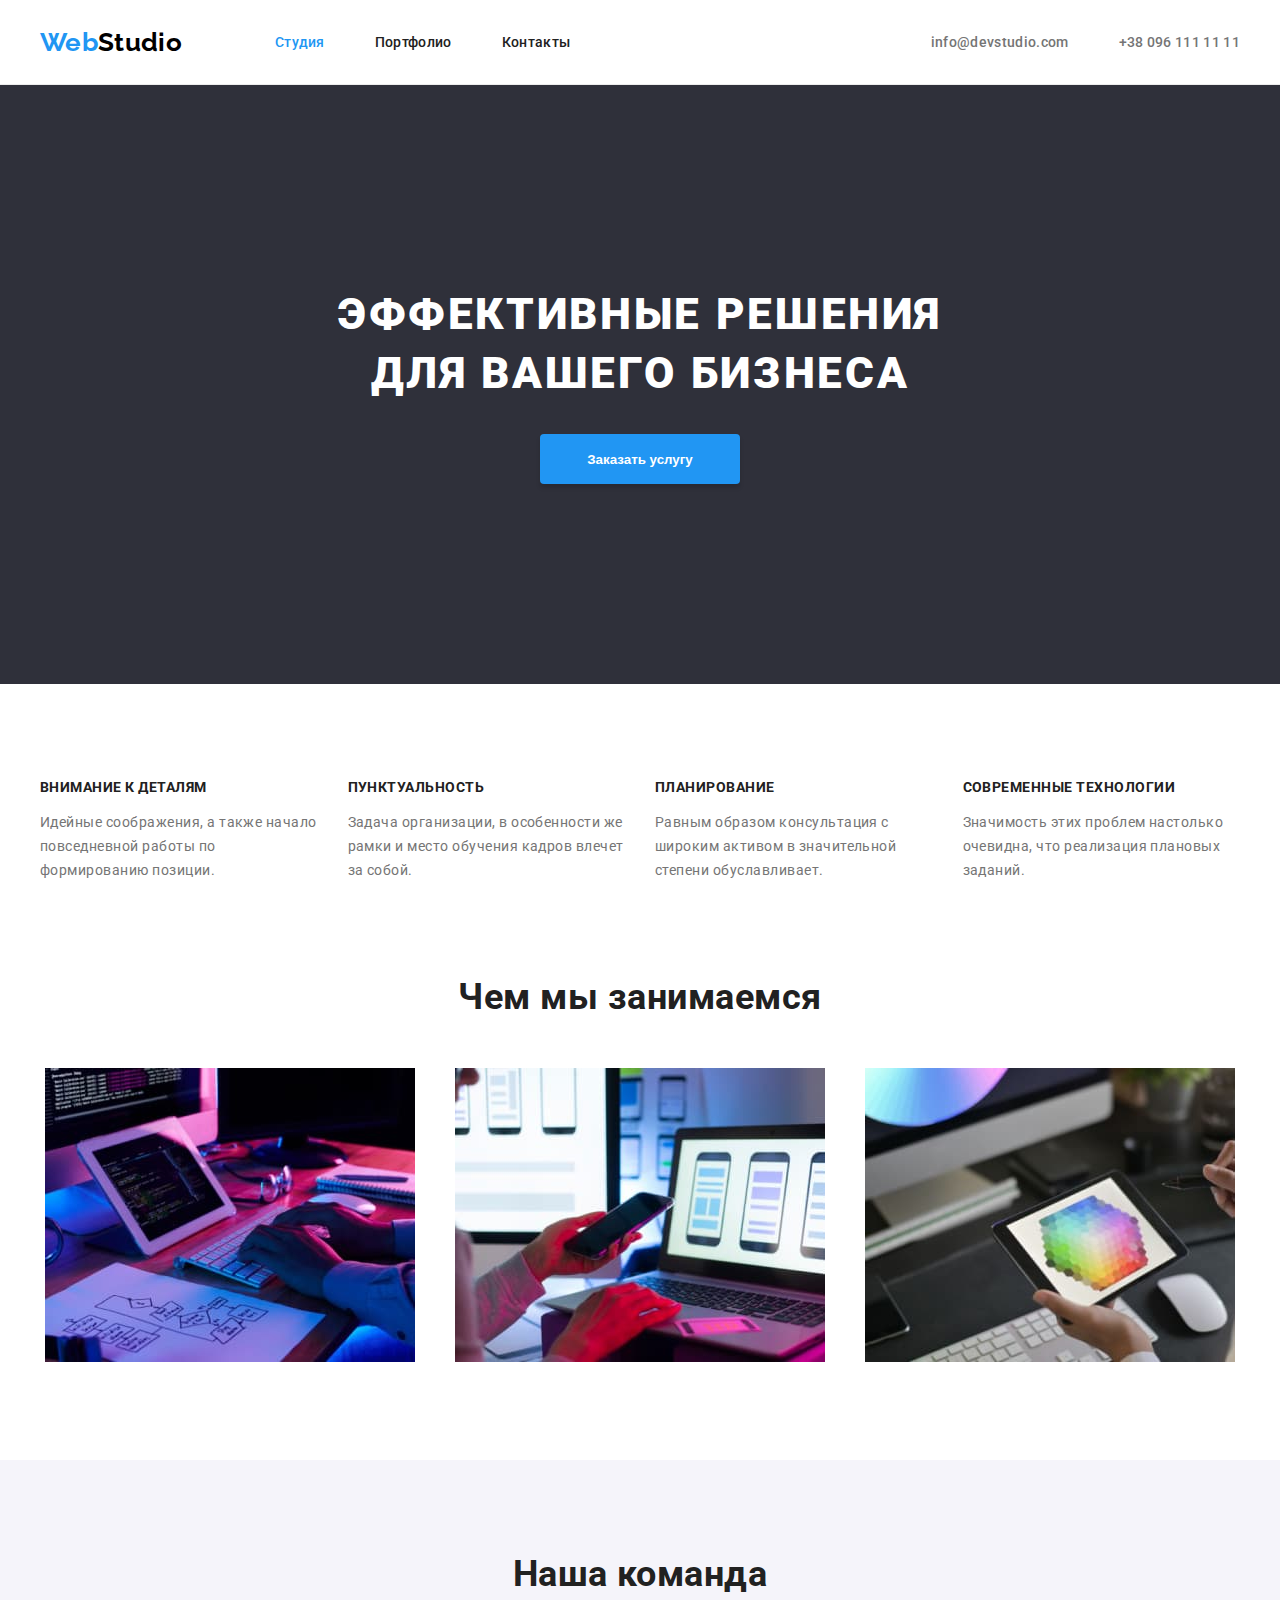
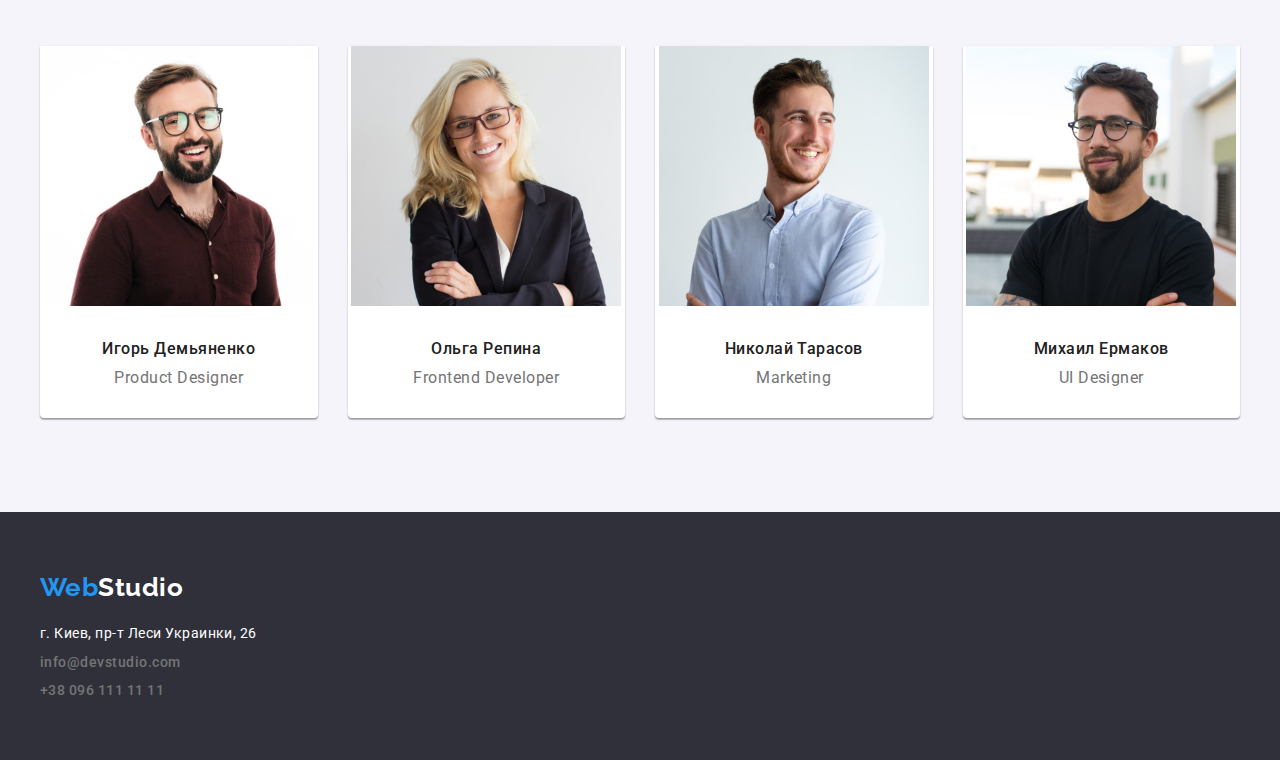
<file: index.html>
<!DOCTYPE html>
<html lang="ru">
<head>
    <meta charset="UTF-8">
    <meta http-equiv="X-UA-Compatible" content="IE=edge">
    <meta name="viewport" content="width=device-width, initial-scale=1.0">
    <title>Студия</title>
    <link rel="stylesheet" href="https://cdnjs.cloudflare.com/ajax/libs/modern-normalize/1.0.0/modern-normalize.css" integrity="sha512-Zx6MlUMKSVJoQ+83OwhdILe8cSEsCzfqThJd7J/VA2UrK6Ctj85p+xzqfyuNXE5B1k25uUdmJ2OzItbBy9GHAQ==" crossorigin="anonymous" />
    <link rel="stylesheet" href="./css/style.css">
    <link rel="preconnect" href="https://fonts.gstatic.com"> 
    <link href="https://fonts.googleapis.com/css2?family=Raleway:wght@700&family=Roboto:wght@400;500;700;900&display=swap" rel="stylesheet">
</head>
<body>
    <!--Header content-->
    <header class="header-content">
        <div class="container">
            <a class="icon" href="./index.html"><span class="web">Web</span>Studio</a>
            <nav class="nav">
                <ul class="site-nav list">
                    <li class="heading-link"><a class="link link-current" href="">Студия</a></li>
                    <li class="heading-link"><a class="link" href="./portfolio.html" target="_self" rel="noopener noreferrer nofollow">Портфолио</a></li>
                    <li class="heading-link"><a class="link" href="">Контакты</a></li>
                </ul>
            </nav>
                <ul class="aut-site list">
                    <li class="heading-link"><a class="link" href="mailto:info@devstudio.com">info@devstudio.com</a></li>
                    <li class="heading-link"><a class="link" href="tel:+380961111111">+38 096 111 11 11</a></li>
                </ul>
        </div>
    </header>
    <!--Main content-->
    <main>
        <!--Main hero-->
        <section class="hero">
            <div class="container">
                <h1 class="title">Эффективные решения <br> для вашего бизнеса</h1>
                <button class="button" type="button">Заказать услугу</button>
            </div>
        </section>
        <!--Our advantage-->
        <section class="section">
            <div class="container">
                <h2 class="visually-hidden title-position">Наши достижения</h2>
                <ul class="section-title list card-set">
                    <li class="menu-adv">
                        <h3 class="title-advange">Внимание к деталям</h3>
                        <p class="text-title">Идейные соображения, а также начало повседневной работы по формированию позиции.</p>
                    </li>
                    <li class="menu-adv">
                        <h3 class="title-advange">Пунктуальность</h3>
                        <p class="text-title">Задача организации, в особенности же рамки и место обучения кадров влечет за собой.</p>
                    </li>
                    <li class="menu-adv">
                        <h3 class="title-advange">Планирование</h3>
                        <p class="text-title">Равным образом консультация с широким активом в значительной степени обуславливает.</p>
                    </li>
                    <li class="menu-adv">
                        <h3 class="title-advange">Современные технологии</h3>
                        <p class="text-title">Значимость этих проблем настолько очевидна, что реализация плановых заданий.</p>
                    </li>
                </ul>
            </div>
        </section>
        <!--What are we doing-->
        <section class="section section-position">
            <div class="container">
                <h2 class="section-title title-position">Чем мы занимаемся</h2>
                <ul class="list card-set">
                    <li class="menu-item"><img src="./images/desktop.jpg" alt="Desktop" width="370"></li>
                    <li class="menu-item"><img src="./images/smartphone.jpg" alt="Smartphone" width="370"></li>
                    <li class="menu-item"><img src="./images/tablet.jpg" alt="Tablet" width="370"></li>
                </ul>
            </div>
        </section>
        <!--Our team-->
        <section class="section section-team">
            <div class="container">
                <h2 class="section-title title-position">Наша команда</h2>
                <ul class="list card-set">
                    <li class="menu-team">
                        <img src="./images/productdesigner.jpg" alt="Дизайнер продукта" width="270">
                        <h3 class="title-name">Игорь Демьяненко</h3>
                        <p class="second-name">Product Designer</p>
                    </li>
                    <li class="menu-team">
                        <img src="./images/frontenddeveloper.jpg" alt="Разаботчик" width="270">
                        <h3 class="title-name">Ольга Репина</h3>
                        <p class="second-name">Frontend Developer</p>
                    </li>
                    <li class="menu-team">
                        <img src="./images/marketing.jpg" alt="Маркетолог" width="270">
                        <h3 class="title-name">Николай Тарасов</h3>
                        <p class="second-name">Marketing</p>
                    </li>
                    <li class="menu-team">
                        <img src="./images/uidesigner.jpg" alt="Дизайнер интерфейса" width="270">
                        <h3 class="title-name">Михаил Ермаков</h3>
                        <p class="second-name">UI Designer</p>
                    </li>
                </ul>
            </div>
        </section>
    </main>
    <!--Footer content-->
    <footer class="footer-content">
        <div class="container">
            <a class="icon footer-icon" href=""><span class="web">Web</span><span class="studio">Studio</span></a>
            <address class="list footer-position ">
                <p class="footer-adress">г. Киев, пр-т Леси Украинки, 26</p>
                <ul class="aut-site list footer-link">
                    <li class="mail-position">
                        <a class="link" href="mailto:info@devstudio.com">info@devstudio.com</a>
                    </li>
                    <li class="tel">
                        <a class="link" href="tel:+380961111111">+38 096 111 11 11</a>
                    </li>
                </ul>
            </address>
        </div>
    </footer>
</body>
</html>
</file>
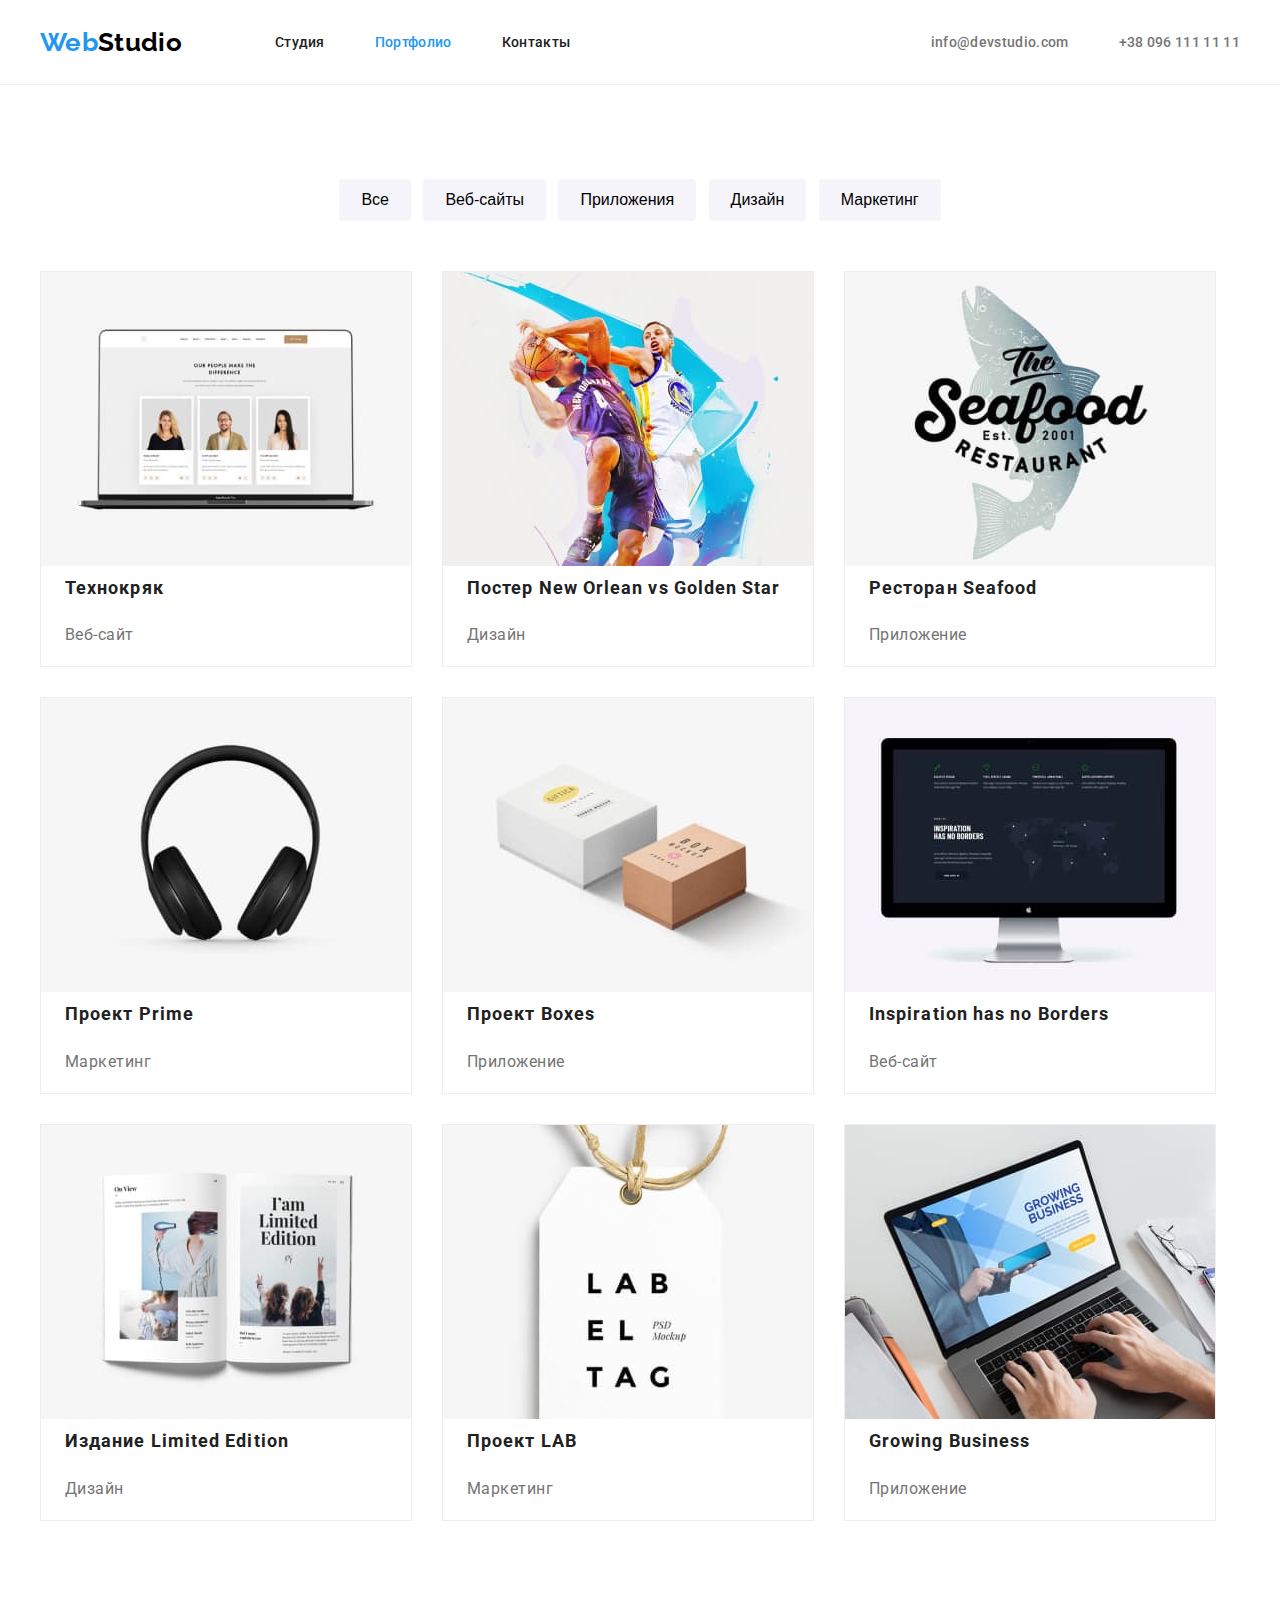
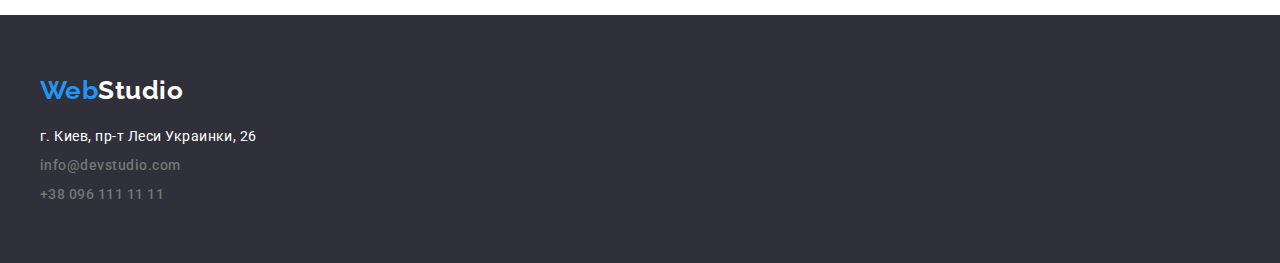
<file: portfolio.html>
<!DOCTYPE html>
<html lang="ru">
<head>
    <meta charset="UTF-8">
    <meta http-equiv="X-UA-Compatible" content="IE=edge">
    <meta name="viewport" content="width=device-width, initial-scale=1.0">
    <title>Портфолио</title>
    <link rel="stylesheet" href="./css/style.css">
    <link rel="preconnect" href="https://fonts.gstatic.com"> 
    <link rel="preconnect" href="https://fonts.gstatic.com">   
    <link href="https://fonts.googleapis.com/css2?family=Raleway:wght@700&family=Roboto:wght@400;500;700;900&display=swap" rel="stylesheet">
</head>
<body>
    <!--Header content-->
    <header class="header-content">
        <div class="container">
            <a class="icon" href="./index.html"><span class="web">Web</span>Studio</a>
            <nav class="nav">
                <ul class="site-nav list">
                    <li class="heading-link"><a class="link" href="./index.html" target="_self" rel="noopener noreferrer nofollow">Студия</a></li>
                    <li class="heading-link"><a class="link link-current" >Портфолио</a></li>
                    <li class="heading-link"><a class="link" href="">Контакты</a></li>
                </ul>
            </nav>
                <ul class="aut-site list">
                    <li class="heading-link"><a class="link" href="mailto:info@devstudio.com">info@devstudio.com</a></li>
                    <li class="heading-link"><a class="link" href="tel:+380961111111">+38 096 111 11 11</a></li>
                </ul>
        </div>
    </header>
    <!--Main Content list-->
    <main>
        <!--Button navig-->
        <section class="section list">
            <div class="container">
                <h1 class="visually-hidden">Блок навигации</h1>
                <ul class="source list port-list">
                    <li class="btn"><button class="button-link port-btn" type="button">Все</button></li>
                    <li class="btn"><button class="button-link port-btn" type="button">Веб-сайты</button></li>
                    <li class="btn"><button class="button-link port-btn" type="button">Приложения</button></li>
                    <li class="btn"><button class="button-link port-btn" type="button">Дизайн</button></li>
                    <li class="btn"><button class="button-link port-btn" type="button">Маркетинг</button></li>
                </ul>
        <!--Our product-->
                <ul class="list port-item">
                    <li class="port-card">
                        <img src="./images/laptop.jpg" alt="Ноутбук" width="370" height="294">
                        <div>
                            <h2 class="port-title">Технокряк</h2>
                            <p class="about-title">Веб-сайт</p>
                        </div>
                    </li>
                    <li class="port-card">
                        <img src="./images/basketball.jpg" alt="Баскетболл" width="370" height="294">
                        <div>
                            <h2 class="port-title">Постер New Orlean vs Golden Star</h2>
                            <p class="about-title">Дизайн</p>
                        </div>
                    </li>
                    <li class="port-card">
                        <img src="./images/seafood.jpg" alt="Ресторан" width="370" height="294">
                        <div>
                            <h2 class="port-title">Ресторан Seafood</h2>
                            <p class="about-title">Приложение</p>
                        </div>
                    </li>
                    <li class="port-card">
                        <img src="./images/handsfree.jpg" alt="Наушники" width="370" height="294">
                        <div>
                            <h2 class="port-title">Проект Prime</h2>
                            <p class="about-title">Маркетинг</p>
                        </div>
                    </li>
                    <li class="port-card">
                        <img src="./images/twobox.jpg" alt="Коробки" width="370" height="294">
                        <div>
                            <h2 class="port-title">Проект Boxes</h2>
                            <p class="about-title">Приложение</p>
                        </div>
                    </li>
                    <li class="port-card">
                        <img src="./images/monoblock.jpg" alt="Моноблок" width="370" height="294">
                        <div>
                            <h2 class="port-title">Inspiration has no Borders</h2>
                            <p class="about-title">Веб-сайт</p>
                        </div>
                    </li>
                    <li class="port-card">
                        <img src="./images/bock.jpg" alt="Книга" width="370" height="294">
                        <div>
                            <h2 class="port-title">Издание Limited Edition</h2>
                            <p class="about-title">Дизайн</p>
                        </div>
                    </li>
                    <li class="port-card">
                        <img src="./images/lable.jpg" alt="Лейбл" width="370" height="294">
                        <div>
                            <h2 class="port-title">Проект LAB</h2>
                            <p class="about-title">Маркетинг</p>
                        </div>
                    </li>
                    <li class="port-card">
                        <img src="./images/macboock.jpg" alt="Ультрабук" width="370" height="294">
                        <div>
                            <h2 class="port-title">Growing Business</h2>
                            <p class="about-title">Приложение</p>
                        </div>
                    </li>
                </ul>
            </div>
        </section>
    </main>
    <!--Footer content-->
    <footer class="footer-content">
        <div class="container">
            <a class="icon footer-icon" href=""><span class="web">Web</span><span class="studio">Studio</span></a>
                <address class="list footer-position">
                    <p class="footer-adress">г. Киев, пр-т Леси Украинки, 26</p>
                    <ul class="aut-site list footer-link">
                        <li class="mail-position">
                            <a class="link" href="mailto:info@devstudio.com">info@devstudio.com</a>
                        </li>
                        <li class="tel">
                            <a class="link" href="tel:+380961111111">+38 096 111 11 11</a>
                        </li>
                    </ul>
                </address>
            </div>
    </footer>
</body>
</html>
</file>
<file: css/style.css>
:root{
    --primary-text-color:#000000;
    --second-text-color: #212121;
    --accent-text-color: #2196f3;
    --accent-link-color: #757575;
    --main-text-color: #ffffff;
    --background-color: #2F303A;
    --background-color-section: #ECECEC;
    --background-color-list: #F5F4FA;
}
html{
    box-sizing: border-box;
}
body{
    font-family: 'Roboto', sans-serif;
    color:#ffffff;
    background-color: #ffffff;
    font-style: normal;
    letter-spacing: 0.03em;
    margin: 0 auto;
}
ul{
    padding-inline-start: 0;
}
h1,
h2,
h3,
h4,
h5,
h6,
p {
	margin-top: 0;
}
.container{
    width: 1200px;
    margin-left: auto;
    margin-right: auto;
    padding-left: 15px;
    padding-right: 15px;
}
.title-position{
    margin-bottom: 50px;
}
/* Header content */
.header-content{
    letter-spacing: 0.02em;
    border-bottom: 1px solid #ECECEC;
}
.list{
    list-style: none;
    margin: 0;
}
.icon{
    text-decoration: none;
    color: var(--primary-text-color);
    font-family: 'Raleway', sans-serif;
    font-weight: 700;
    font-size: 26px;
    display: inline-block;
    margin-right: 93px;
}
.header-content .container{
    display: flex;
    align-items: center;
    justify-content: space-between;
}
.nav{
    display: inline-flex;
    padding-left: 0;
    margin-right: auto;
}
.site-nav{
    display: inline-flex;
    padding-left: 0;
    margin: 0;
}
.aut-site{
    display: flex;
}
.heading-link{
    padding-top: 32px;
    padding-bottom: 32px;
}
.heading-link:not(:last-child){
    margin-right: 50px;
}
.site-nav .link{
    font-weight: 500;
    font-size: 14px;
    line-height: 1.33;
    color: var(--second-text-color);
    text-decoration: none;
}
.site-nav .link:hover,
.site-nav .link:focus{
    color: var(--accent-text-color);
}
.site-nav .link-current,.web{
    color:var(--accent-text-color);
}
.aut-site .link{
    color: var(--accent-link-color);
    font-weight: 500;
    font-size: 14px;
    line-height: 1.33;
    text-decoration: none;
}
.aut-site .link:hover,
.aut-site .link:focus{
    color: var(--accent-text-color);
}
/* Main content */
.visually-hidden {
    position: absolute;
    width: 1px;
    height: 1px;
    margin: -1px;
    border: 0;
    padding: 0;
    
    white-space: nowrap;
    clip-path: inset(100%);
    clip: rect(0 0 0 0);
    overflow: hidden;
  }
  /* Main Hero */
.hero {
    background-color: var(--background-color);
    text-align: center;
    padding-top: 200px;
    padding-bottom: 200px;
}
.title{
    color: var(--main-text-color);
    font-weight: 900;
    font-size: 44px;
    line-height: 1.36;
    text-transform: uppercase;
    letter-spacing: 0.06em;
    margin-bottom: 30px;
    margin-bottom: 30px;
}
.button{
    color: var(--main-text-color);
    background-color: var(--accent-text-color);
    cursor: pointer;
    box-shadow: 0px 4px 4px rgba(0, 0, 0, 0.15);
    border-radius: 4px;
    width: 200px;
    height: 50px;
    font-weight: 700;
    border-width: 0;
}
/* Our advange */
.title-advange{
    color: var(--second-text-color);
    font-weight: 700;
    font-size: 14px;
    line-height: 1.33;
    text-transform: uppercase;
}
.text-title{
    font-weight: 400;
    font-size: 14px;
    line-height: 1.71;
    color: var(--accent-link-color);
    margin-bottom: 0px;
}
.section{
    padding-top: 94px;
    padding-bottom: 94px;
}
.menu-adv{
    flex-basis: calc((100% - 4 * 30px)/4);
    margin-left: 30px;
    margin-top: 30px;
    text-align: left;
}
/* What are we doing */
.section-position{
    padding-top: 0px;
}
.card-set{
    display: flex;
    flex-wrap: wrap;
    margin-left: -30px;
    margin-top: -30px;
}
.menu-item{
    flex-basis: calc((100% - 3 * 30px) / 3);
    text-align: center;
    margin-left: 30px;
    margin-top: 30px;
}
.section-title{
    font-weight: 700;
    font-size: 36px;
    line-height: 1.16;
    color:var(--second-text-color);
    text-align: center;
}
.title-name{
    font-weight: 500;
    font-size: 16px;
    line-height: 1.18;
    color:var(--second-text-color);
    margin-top: 30px;
    margin-bottom: 10px;
}
.second-name{
    font-size: 16px;
    line-height: 1.18;
    color: var(--accent-link-color);
    margin-bottom: 30px;
}
/* Our Team */
.section-team{
    background-color: var(--background-color-list);
}
.menu-team{
    flex-basis: calc((100% - 4 * 30px)/4);
    text-align: center;
    margin-left: 30px;
    margin-top: 30px;
    background: #FFFFFF;
    box-shadow: 0px 1px 3px rgba(0, 0, 0, 0.12), 0px 1px 1px rgba(0, 0, 0, 0.14), 0px 2px 1px rgba(0, 0, 0, 0.2);
    border-radius: 0px 0px 4px 4px;
}
/* Footer content */
.footer-icon{
    margin-bottom: 20px;
    margin-right: 0px;
}
.studio{
    color:var(--main-text-color);
}
.footer-content{
    background-color: var(--background-color);
    padding-bottom: 60px;
    padding-top: 60px;
}
.footer-adress{
    font-size: 14px;
    line-height: 1.71;
    color:var(--main-text-color);
    font-style: normal;
    margin-bottom: 6px;
}
.mail-position{
    margin-bottom: 9px;
}
.link{
    font-style: normal;
}
.footer-position{
    display: block;
    max-width: 250px;
}
.footer-link{
    display: block;
}
/* Portfolio page */
.port-title{
    font-weight: 700;
    font-size: 18px;
    line-height: 2;
    color:var(--second-text-color);
    letter-spacing: 0.06em;
    padding-left: 24px;
}
.about-title{
    font-size: 16px;
    line-height: 1.87;
    color: var(--accent-link-color);
    padding-left: 24px;
}
.port-item{
    display: flex;
    flex-wrap: wrap;
    margin-left: -30px;
    margin-top: -30px;
}
.port-card{
    flex-basis: calc((100% - 9 * 30px)/9);
    margin-left: 30px;
    margin-top: 30px;
    text-align: left;
    background: #FFFFFF;
    border: 1px solid #EEEEEE;
    box-sizing: border-box;
}
/* Portfolio navigation */
.button-link{
    background-color: var(--background-color-list);
    color: var(--primary-text-color);
    cursor: pointer;
    font-weight: 500;
    font-size: 16px;
    line-height: 1.62;
    padding: 8px 22px 8px 22px;
    border-radius: 4px;
    border-width: 0
}
.button-link:hover,
.button-link:focus{
    background-color: var(--accent-text-color);
    color: var(--background-color-list);
}
.source{
    text-align: center;
}
.port-list{
    margin-bottom: 50px;
}
.btn{
    display: inline-block;
}
.btn:not(:last-child){
    margin-right: 8px;
}
.port-btn{
    margin: 0;
}
</file>
